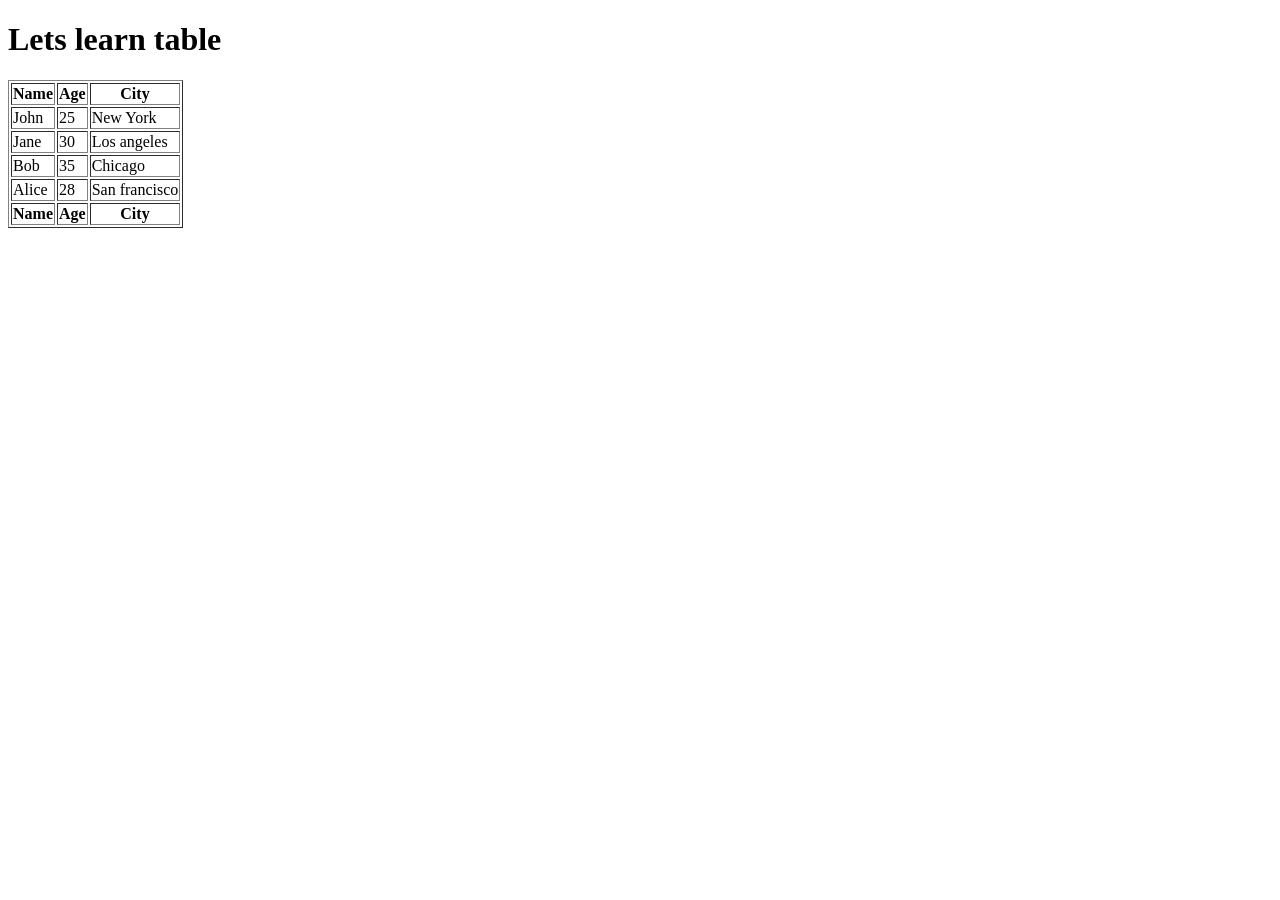
<file: ch5_tables/ch5_tables.html>
<!DOCTYPE html>
<html lang="en">

<head>
    <meta charset="UTF-8">
    <meta name="viewport" content="width=device-width, initial-scale=1.0">
    <title>Table</title>
</head>

<body>
    <h1>Lets learn table</h1>

    <table border="1">
        <thead>
            <tr>
                <th>Name</th>
                <th>Age</th>
                <th>City</th>
            </tr>
        </thead>
        <tbody>
            <tr>
                <td>John</td>
                <td>25</td>
                <td>New York</td>
            </tr>
            <tr>
                <td>Jane</td>
                <td>30</td>
                <td>Los angeles</td>
            </tr>
            <tr>
                <td>Bob</td>
                <td>35</td>
                <td>Chicago</td>
            </tr>
            <tr>
                <td>Alice</td>
                <td>28</td>
                <td>San francisco</td>
            </tr>
        </tbody>
        <tfoot>
            <tr>
                <th>Name</th>
                <th>Age</th>
                <th>City</th>
            </tr>
        </tfoot>
    </table>
</body>
</html>
</file>
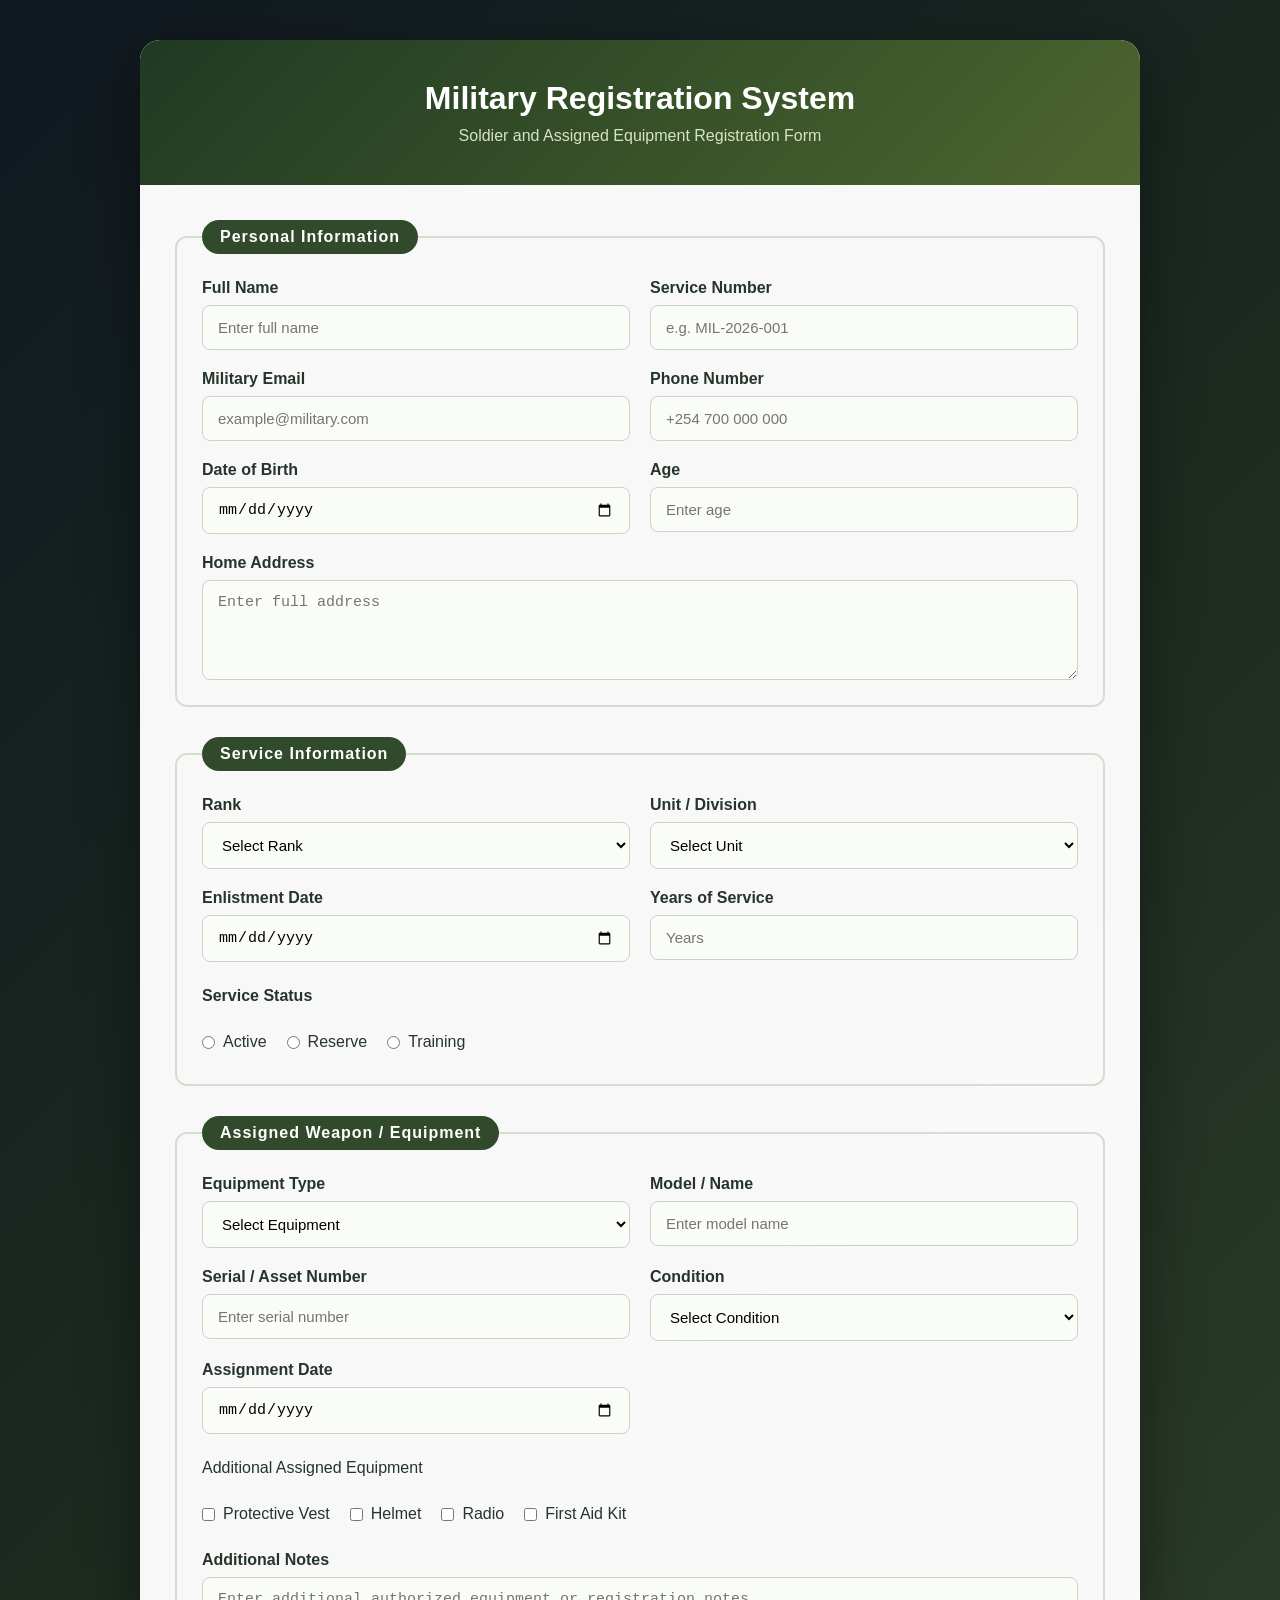
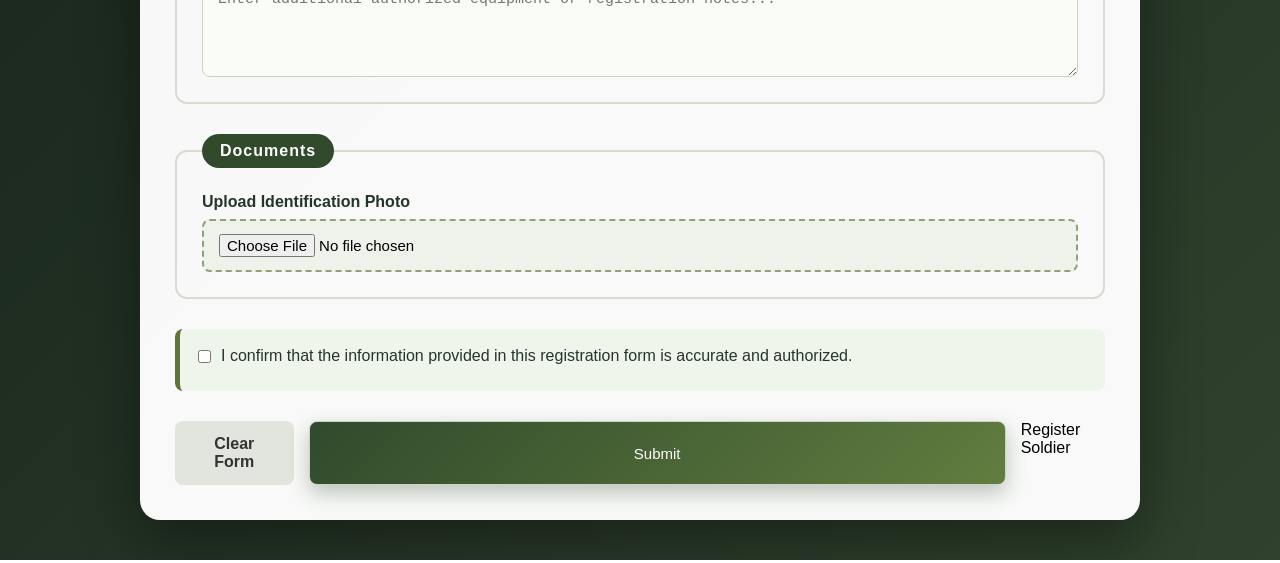
<file: ch6_forms/ch6_forms.html>
<!DOCTYPE html>
<html lang="en">
<head>
    <meta charset="UTF-8">
    <meta name="viewport" content="width=device-width, initial-scale=1.0">

    <title>Soldier & Weapon Registration</title>

    <link rel="stylesheet" href="style.css">
</head>

<body>

    <div class="container">

        <div class="header">
            <h1>Military Registration System</h1>
            <p>Soldier and Assigned Equipment Registration Form</p>
        </div>

        <form>

            <!-- PERSONAL INFORMATION -->
            <fieldset>
                <legend>Personal Information</legend>

                <div class="form-grid">

                    <div class="input-group">
                        <label for="fullname">Full Name</label>
                        <input type="text" id="fullname" name="fullname"
                               placeholder="Enter full name" required>
                    </div>

                    <div class="input-group">
                        <label for="service-number">Service Number</label>
                        <input type="text" id="service-number"
                               placeholder="e.g. MIL-2026-001" required>
                    </div>

                    <div class="input-group">
                        <label for="email">Military Email</label>
                        <input type="email" id="email"
                               placeholder="example@military.com">
                    </div>

                    <div class="input-group">
                        <label for="phone">Phone Number</label>
                        <input type="tel" id="phone"
                               placeholder="+254 700 000 000">
                    </div>

                    <div class="input-group">
                        <label for="dob">Date of Birth</label>
                        <input type="date" id="dob">
                    </div>

                    <div class="input-group">
                        <label for="age">Age</label>
                        <input type="number" id="age"
                               min="18" max="70"
                               placeholder="Enter age">
                    </div>

                </div>

                <div class="input-group full-width">
                    <label for="address">Home Address</label>
                    <textarea id="address"
                              placeholder="Enter full address"></textarea>
                </div>

            </fieldset>


            <!-- SERVICE INFORMATION -->
            <fieldset>
                <legend>Service Information</legend>

                <div class="form-grid">

                    <div class="input-group">
                        <label for="rank">Rank</label>

                        <select id="rank">
                            <option value="">Select Rank</option>
                            <option>Private</option>
                            <option>Corporal</option>
                            <option>Sergeant</option>
                            <option>Lieutenant</option>
                            <option>Captain</option>
                            <option>Major</option>
                            <option>Colonel</option>
                            <option>General</option>
                        </select>
                    </div>

                    <div class="input-group">
                        <label for="unit">Unit / Division</label>

                        <select id="unit">
                            <option value="">Select Unit</option>
                            <option>Infantry</option>
                            <option>Engineering</option>
                            <option>Medical Corps</option>
                            <option>Communications</option>
                            <option>Logistics</option>
                            <option>Special Operations</option>
                        </select>
                    </div>

                    <div class="input-group">
                        <label for="enlistment">Enlistment Date</label>
                        <input type="date" id="enlistment">
                    </div>

                    <div class="input-group">
                        <label for="experience">Years of Service</label>
                        <input type="number" id="experience"
                               min="0"
                               placeholder="Years">
                    </div>

                </div>

                <div class="radio-section">

                    <label class="section-label">
                        Service Status
                    </label>

                    <label class="radio-label">
                        <input type="radio" name="status" value="active">
                        Active
                    </label>

                    <label class="radio-label">
                        <input type="radio" name="status" value="reserve">
                        Reserve
                    </label>

                    <label class="radio-label">
                        <input type="radio" name="status" value="training">
                        Training
                    </label>

                </div>

            </fieldset>


            <!-- WEAPON / EQUIPMENT INFORMATION -->
            <fieldset>
                <legend>Assigned Weapon / Equipment</legend>

                <div class="form-grid">

                    <div class="input-group">
                        <label for="weapon-type">Equipment Type</label>

                        <select id="weapon-type">
                            <option value="">Select Equipment</option>
                            <option>Rifle</option>
                            <option>Handgun</option>
                            <option>Machine Gun</option>
                            <option>Protective Equipment</option>
                            <option>Communication Equipment</option>
                            <option>Other Authorized Equipment</option>
                        </select>
                    </div>

                    <div class="input-group">
                        <label for="weapon-model">Model / Name</label>

                        <input type="text"
                               id="weapon-model"
                               placeholder="Enter model name">
                    </div>

                    <div class="input-group">
                        <label for="serial">Serial / Asset Number</label>

                        <input type="text"
                               id="serial"
                               placeholder="Enter serial number">
                    </div>

                    <div class="input-group">
                        <label for="condition">Condition</label>

                        <select id="condition">
                            <option value="">Select Condition</option>
                            <option>Excellent</option>
                            <option>Good</option>
                            <option>Needs Inspection</option>
                            <option>Under Maintenance</option>
                        </select>
                    </div>

                    <div class="input-group">
                        <label for="assigned-date">Assignment Date</label>
                        <input type="date" id="assigned-date">
                    </div>

                </div>

                <div class="checkbox-section">

                    <label class="section-label">
                        Additional Assigned Equipment
                    </label>

                    <label>
                        <input type="checkbox">
                        Protective Vest
                    </label>

                    <label>
                        <input type="checkbox">
                        Helmet
                    </label>

                    <label>
                        <input type="checkbox">
                        Radio
                    </label>

                    <label>
                        <input type="checkbox">
                        First Aid Kit
                    </label>

                </div>

                <div class="input-group full-width">

                    <label for="notes">
                        Additional Notes
                    </label>

                    <textarea id="notes"
                              placeholder="Enter additional authorized equipment or registration notes..."></textarea>

                </div>

            </fieldset>


            <!-- DOCUMENTS -->
            <fieldset>
                <legend>Documents</legend>

                <div class="input-group">

                    <label for="photo">
                        Upload Identification Photo
                    </label>

                    <input type="file" id="photo"
                           accept="image/*">

                </div>

            </fieldset>


            <!-- AGREEMENT -->
            <div class="agreement">

                <label>
                    <input type="checkbox" required>

                    I confirm that the information provided in this
                    registration form is accurate and authorized.
                </label>

            </div>


            <!-- BUTTONS -->
            <div class="buttons">

                <button type="reset" class="reset-btn">
                    Clear Form
                </button>

                <input type="submit" class="submit-btn">
                    Register Soldier
            </input>

            </div>

        </form>

    </div>

</body>
</html>
</file>
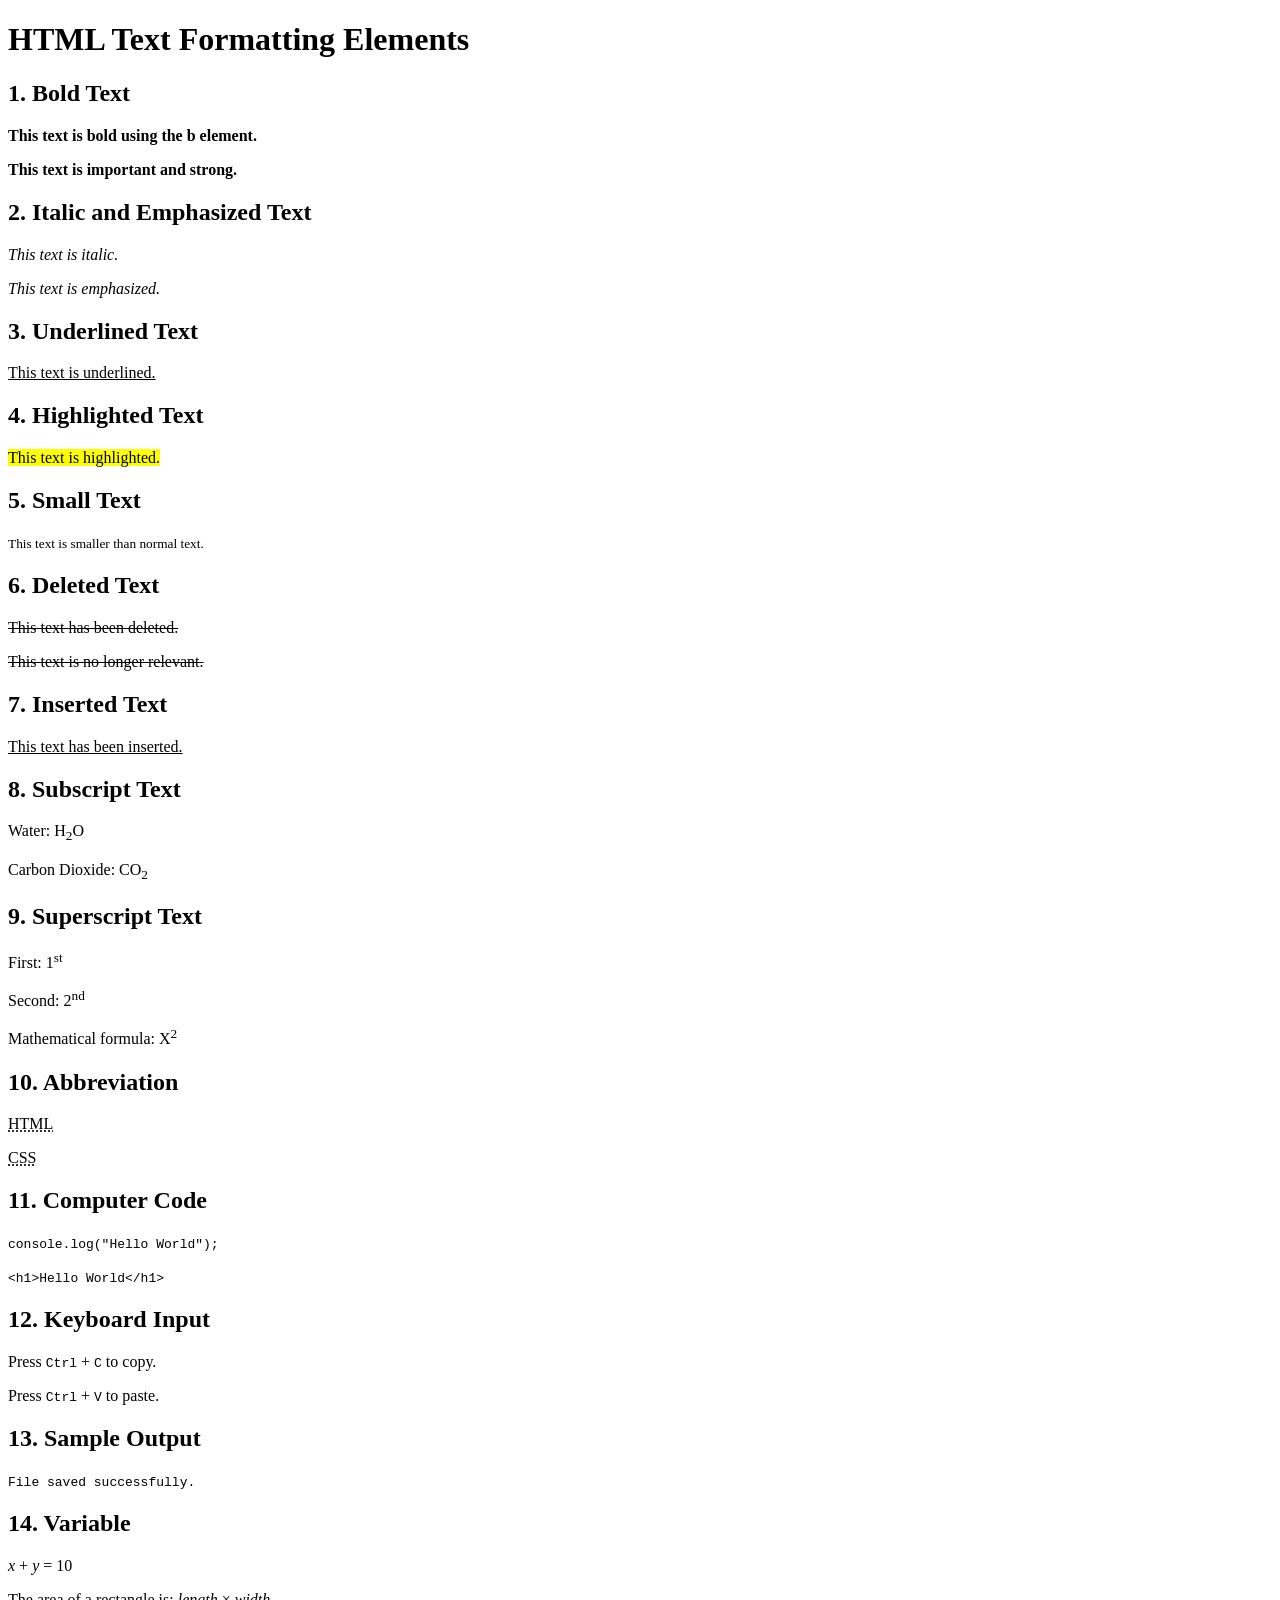
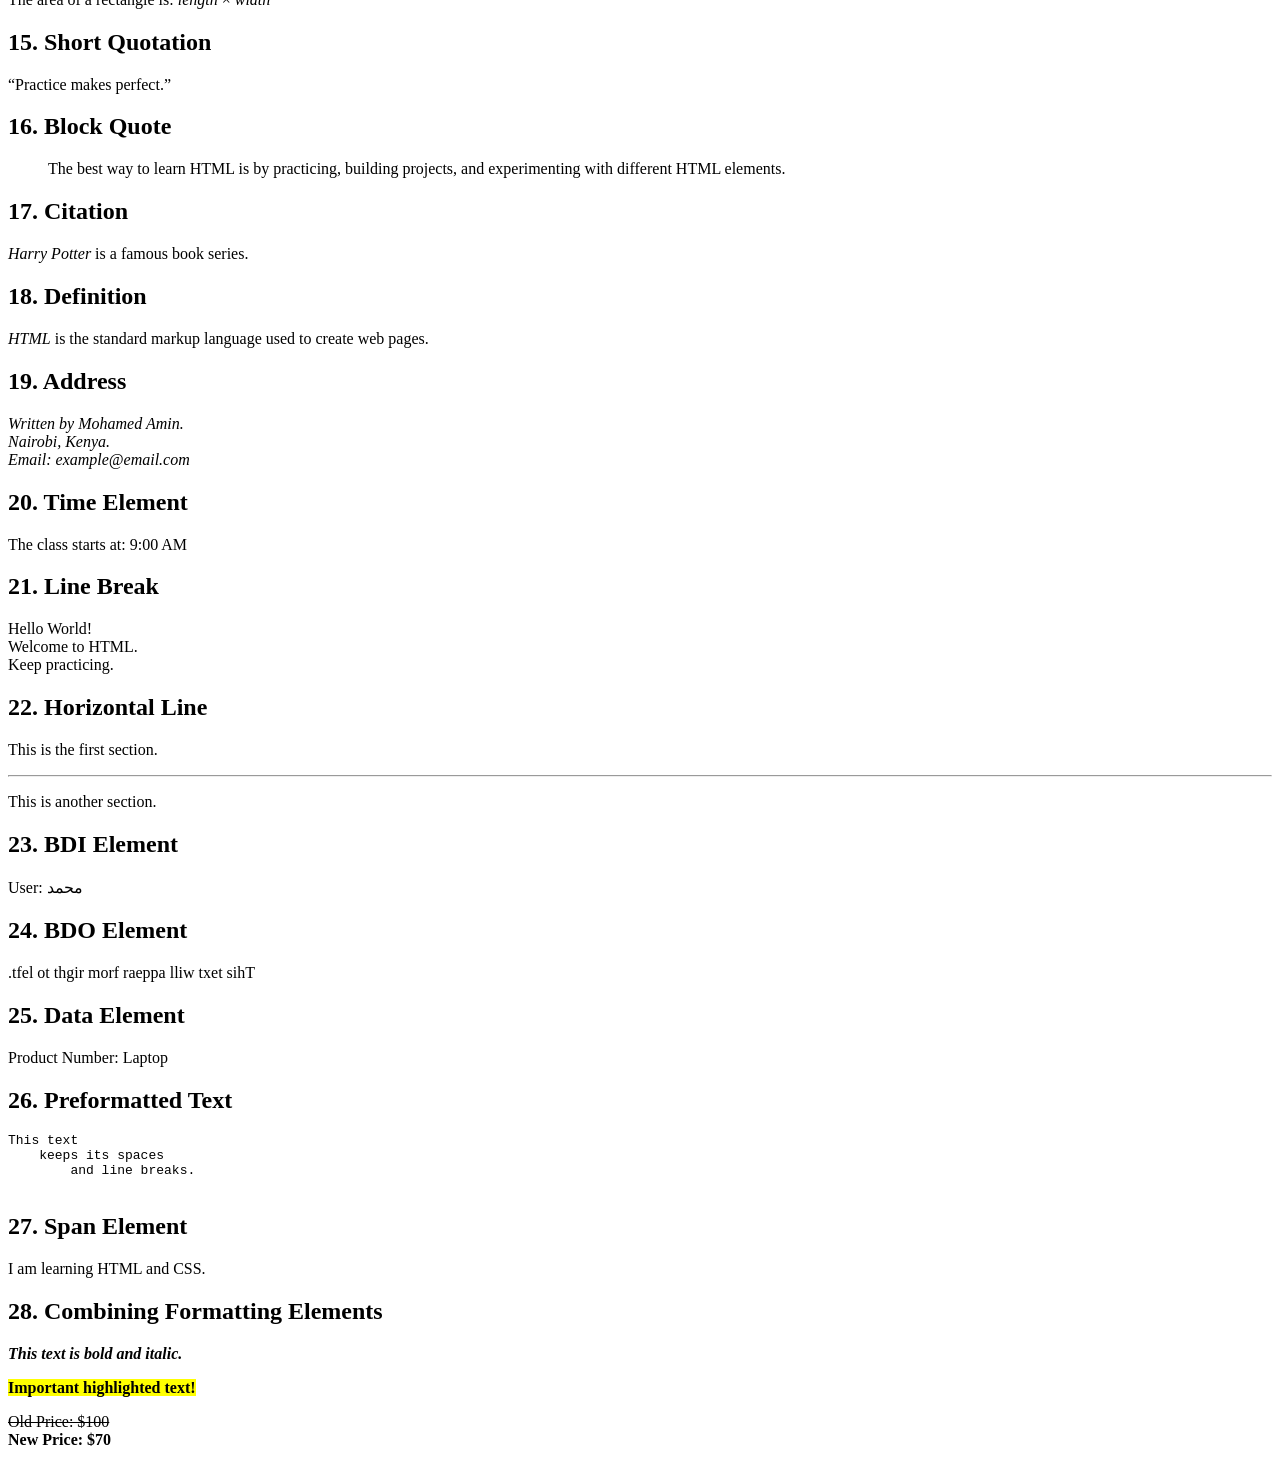
<file: ch8_text/ch8_text.html>
<!DOCTYPE html>
<html lang="en">

<head>
    <meta charset="UTF-8">
    <meta name="viewport" content="width=device-width, initial-scale=1.0">

    <title>All HTML Formatting Elements</title>
</head>

<body>

    <h1>HTML Text Formatting Elements</h1>

    <!-- =========================
         BASIC TEXT FORMATTING
    ========================== -->

    <h2>1. Bold Text</h2>

    <p><b>This text is bold using the b element.</b></p>

    <p>
        <strong>
            This text is important and strong.
        </strong>
    </p>


    <!-- =========================
         ITALIC TEXT
    ========================== -->

    <h2>2. Italic and Emphasized Text</h2>

    <p>
        <i>This text is italic.</i>
    </p>

    <p>
        <em>This text is emphasized.</em>
    </p>


    <!-- =========================
         UNDERLINE
    ========================== -->

    <h2>3. Underlined Text</h2>

    <p>
        <u>This text is underlined.</u>
    </p>


    <!-- =========================
         HIGHLIGHTED TEXT
    ========================== -->

    <h2>4. Highlighted Text</h2>

    <p>
        <mark>This text is highlighted.</mark>
    </p>


    <!-- =========================
         SMALL TEXT
    ========================== -->

    <h2>5. Small Text</h2>

    <p>
        <small>This text is smaller than normal text.</small>
    </p>


    <!-- =========================
         DELETED TEXT
    ========================== -->

    <h2>6. Deleted Text</h2>

    <p>
        <del>This text has been deleted.</del>
    </p>

    <p>
        <s>This text is no longer relevant.</s>
    </p>


    <!-- =========================
         INSERTED TEXT
    ========================== -->

    <h2>7. Inserted Text</h2>

    <p>
        <ins>This text has been inserted.</ins>
    </p>


    <!-- =========================
         SUBSCRIPT
    ========================== -->

    <h2>8. Subscript Text</h2>

    <p>
        Water: H<sub>2</sub>O
    </p>

    <p>
        Carbon Dioxide: CO<sub>2</sub>
    </p>


    <!-- =========================
         SUPERSCRIPT
    ========================== -->

    <h2>9. Superscript Text</h2>

    <p>
        First: 1<sup>st</sup>
    </p>

    <p>
        Second: 2<sup>nd</sup>
    </p>

    <p>
        Mathematical formula: X<sup>2</sup>
    </p>


    <!-- =========================
         ABBREVIATION
    ========================== -->

    <h2>10. Abbreviation</h2>

    <p>
        <abbr title="HyperText Markup Language">
            HTML
        </abbr>
    </p>

    <p>
        <abbr title="Cascading Style Sheets">
            CSS
        </abbr>
    </p>


    <!-- =========================
         COMPUTER CODE
    ========================== -->

    <h2>11. Computer Code</h2>

    <p>
        <code>
            console.log("Hello World");
        </code>
    </p>

    <p>
        <code>
            &lt;h1&gt;Hello World&lt;/h1&gt;
        </code>
    </p>


    <!-- =========================
         KEYBOARD INPUT
    ========================== -->

    <h2>12. Keyboard Input</h2>

    <p>
        Press <kbd>Ctrl</kbd> + <kbd>C</kbd> to copy.
    </p>

    <p>
        Press <kbd>Ctrl</kbd> + <kbd>V</kbd> to paste.
    </p>


    <!-- =========================
         SAMPLE OUTPUT
    ========================== -->

    <h2>13. Sample Output</h2>

    <p>
        <samp>
            File saved successfully.
        </samp>
    </p>


    <!-- =========================
         VARIABLE
    ========================== -->

    <h2>14. Variable</h2>

    <p>
        <var>x</var> + <var>y</var> = 10
    </p>

    <p>
        The area of a rectangle is:

        <var>length</var> × <var>width</var>
    </p>


    <!-- =========================
         QUOTATION
    ========================== -->

    <h2>15. Short Quotation</h2>

    <p>
        <q>Practice makes perfect.</q>
    </p>


    <!-- =========================
         BLOCKQUOTE
    ========================== -->

    <h2>16. Block Quote</h2>

    <blockquote>
        The best way to learn HTML is by practicing,
        building projects, and experimenting with
        different HTML elements.
    </blockquote>


    <!-- =========================
         CITATION
    ========================== -->

    <h2>17. Citation</h2>

    <p>
        <cite>Harry Potter</cite>
        is a famous book series.
    </p>


    <!-- =========================
         DEFINITION
    ========================== -->

    <h2>18. Definition</h2>

    <p>
        <dfn>HTML</dfn>
        is the standard markup language used to
        create web pages.
    </p>


    <!-- =========================
         ADDRESS
    ========================== -->

    <h2>19. Address</h2>

    <address>

        Written by Mohamed Amin.<br>

        Nairobi, Kenya.<br>

        Email: example@email.com

    </address>


    <!-- =========================
         TIME
    ========================== -->

    <h2>20. Time Element</h2>

    <p>
        The class starts at:

        <time datetime="09:00">
            9:00 AM
        </time>
    </p>


    <!-- =========================
         LINE BREAK
    ========================== -->

    <h2>21. Line Break</h2>

    <p>

        Hello World!<br>

        Welcome to HTML.<br>

        Keep practicing.

    </p>


    <!-- =========================
         HORIZONTAL RULE
    ========================== -->

    <h2>22. Horizontal Line</h2>

    <p>
        This is the first section.
    </p>

    <hr>

    <p>
        This is another section.
    </p>


    <!-- =========================
         BDI
    ========================== -->

    <h2>23. BDI Element</h2>

    <p>
        User:
        <bdi>محمد</bdi>
    </p>


    <!-- =========================
         BDO
    ========================== -->

    <h2>24. BDO Element</h2>

    <p>
        <bdo dir="rtl">
            This text will appear from right to left.
        </bdo>
    </p>


    <!-- =========================
         DATA ELEMENT
    ========================== -->

    <h2>25. Data Element</h2>

    <p>
        <data value="1001">
            Product Number: Laptop
        </data>
    </p>


    <!-- =========================
         PRE ELEMENT
    ========================== -->

    <h2>26. Preformatted Text</h2>

    <pre>
This text
    keeps its spaces
        and line breaks.
    </pre>


    <!-- =========================
         SPAN ELEMENT
    ========================== -->

    <h2>27. Span Element</h2>

    <p>
        I am learning
        <span>HTML</span>
        and CSS.
    </p>


    <!-- =========================
         COMBINING ELEMENTS
    ========================== -->

    <h2>28. Combining Formatting Elements</h2>

    <p>

        <strong>
            <em>
                This text is bold and italic.
            </em>
        </strong>

    </p>

    <p>

        <mark>
            <strong>
                Important highlighted text!
            </strong>
        </mark>

    </p>

    <p>

        <del>
            Old Price: $100
        </del>

        <br>

        <strong>
            New Price: $70
        </strong>

    </p>

</body>

</html>
</file>
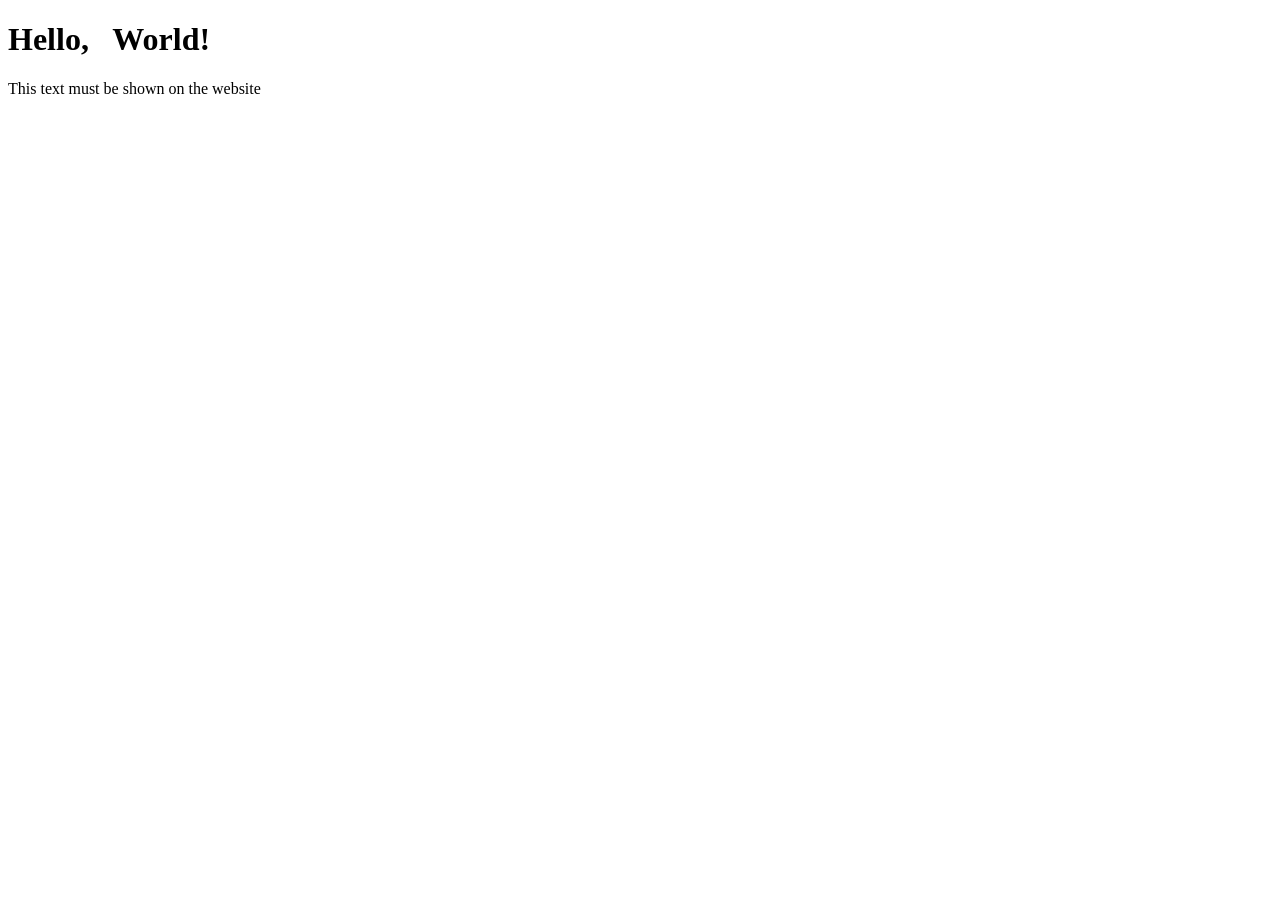
<file: ch8_text/index2.html>
<!DOCTYPE html>
<html lang="en">
<head>
    <meta charset="UTF-8">
    <meta name="viewport" content="width=device-width, initial-scale=1.0">
    <title>Document</title>
</head>
<body>
   <h1>Hello, &nbsp; World!</h1>
   <!-- This text must not be seen on the website  -->
   <p>This text must be shown on the website </p>  
</body>
</html>
</file>
<file: ch6_forms/style.css>
/* =========================
   GENERAL STYLING
========================= */

* {
    margin: 0;
    padding: 0;
    box-sizing: border-box;
}

body {
    font-family: Arial, sans-serif;

    min-height: 100vh;

    background:
        linear-gradient(
            135deg,
            #101820,
            #1d2b20,
            #30422d
        );

    padding: 40px 20px;
}


/* =========================
   MAIN CONTAINER
========================= */

.container {
    max-width: 1000px;
    margin: auto;

    background: rgba(255, 255, 255, 0.97);

    border-radius: 20px;

    overflow: hidden;

    box-shadow:
        0 20px 60px rgba(0, 0, 0, 0.4);
}


/* =========================
   HEADER
========================= */

.header {
    background:
        linear-gradient(
            135deg,
            #1f3a22,
            #4d6630
        );

    color: white;

    text-align: center;

    padding: 40px 20px;
}

.header h1 {
    font-size: 32px;
    margin-bottom: 10px;
}

.header p {
    color: #d8e3c5;
}


/* =========================
   FORM
========================= */

form {
    padding: 35px;
}


/* =========================
   FIELDSET
========================= */

fieldset {
    border: 2px solid #d6ddcf;

    border-radius: 12px;

    padding: 25px;

    margin-bottom: 30px;

    transition: 0.3s;
}

fieldset:hover {
    border-color: #607744;
}

legend {
    background: #314a2c;

    color: white;

    padding: 8px 18px;

    border-radius: 20px;

    font-weight: bold;

    letter-spacing: 1px;
}


/* =========================
   FORM GRID
========================= */

.form-grid {
    display: grid;

    grid-template-columns:
        repeat(2, 1fr);

    gap: 20px;
}

.full-width {
    margin-top: 20px;
}


/* =========================
   INPUT GROUP
========================= */

.input-group {
    display: flex;

    flex-direction: column;
}

label {
    font-weight: bold;

    color: #26352a;

    margin-bottom: 8px;
}


/* =========================
   INPUTS
========================= */

input,
select,
textarea {

    width: 100%;

    padding: 13px 15px;

    border: 1px solid #cbd3c5;

    border-radius: 8px;

    font-size: 15px;

    outline: none;

    transition: 0.3s;

    background: #fafcf8;
}

textarea {
    min-height: 100px;

    resize: vertical;
}


/* =========================
   FOCUS EFFECT
========================= */

input:focus,
select:focus,
textarea:focus {

    border-color: #607744;

    background: white;

    box-shadow:
        0 0 0 4px
        rgba(96, 119, 68, 0.15);
}


/* =========================
   RADIO BUTTONS
========================= */

.radio-section {

    margin-top: 25px;

    display: flex;

    flex-wrap: wrap;

    gap: 20px;

    align-items: center;
}

.section-label {
    width: 100%;
}

.radio-label {

    display: flex;

    align-items: center;

    gap: 8px;

    cursor: pointer;

    font-weight: normal;
}

.radio-label input {
    width: auto;
}


/* =========================
   CHECKBOXES
========================= */

.checkbox-section {

    margin-top: 25px;

    display: flex;

    flex-wrap: wrap;

    gap: 20px;
}

.checkbox-section label {

    display: flex;

    align-items: center;

    gap: 8px;

    font-weight: normal;

    cursor: pointer;
}

.checkbox-section input {
    width: auto;
}


/* =========================
   FILE INPUT
========================= */

input[type="file"] {

    background: #eef2ea;

    border: 2px dashed #8fa07a;

    cursor: pointer;
}


/* =========================
   AGREEMENT
========================= */

.agreement {

    background: #f0f5eb;

    border-left: 5px solid #5d743f;

    padding: 18px;

    border-radius: 8px;

    margin-bottom: 30px;
}

.agreement label {

    display: flex;

    gap: 10px;

    align-items: center;

    font-weight: normal;

    cursor: pointer;
}

.agreement input {
    width: auto;
}


/* =========================
   BUTTONS
========================= */

.buttons {

    display: flex;

    justify-content: flex-end;

    gap: 15px;
}

button {

    border: none;

    padding: 14px 28px;

    border-radius: 8px;

    font-size: 16px;

    font-weight: bold;

    cursor: pointer;

    transition: 0.3s;
}

.reset-btn {

    background: #e1e5dd;

    color: #333;
}

.reset-btn:hover {

    background: #cbd1c5;

    transform: translateY(-2px);
}

.submit-btn {

    background:
        linear-gradient(
            135deg,
            #314a2c,
            #617d3f
        );

    color: white;

    box-shadow:
        0 8px 20px
        rgba(49, 74, 44, 0.3);
}

.submit-btn:hover {

    transform:
        translateY(-3px);

    box-shadow:
        0 12px 25px
        rgba(49, 74, 44, 0.4);
}

button:active {

    transform:
        translateY(0);
}


/* =========================
   RESPONSIVE DESIGN
========================= */

@media (max-width: 700px) {

    body {
        padding: 20px 10px;
    }

    form {
        padding: 20px;
    }

    .form-grid {

        grid-template-columns:
            1fr;
    }

    .buttons {

        flex-direction:
            column;
    }

    button {

        width: 100%;
    }

    .header h1 {

        font-size: 24px;
    }

}
</file>
